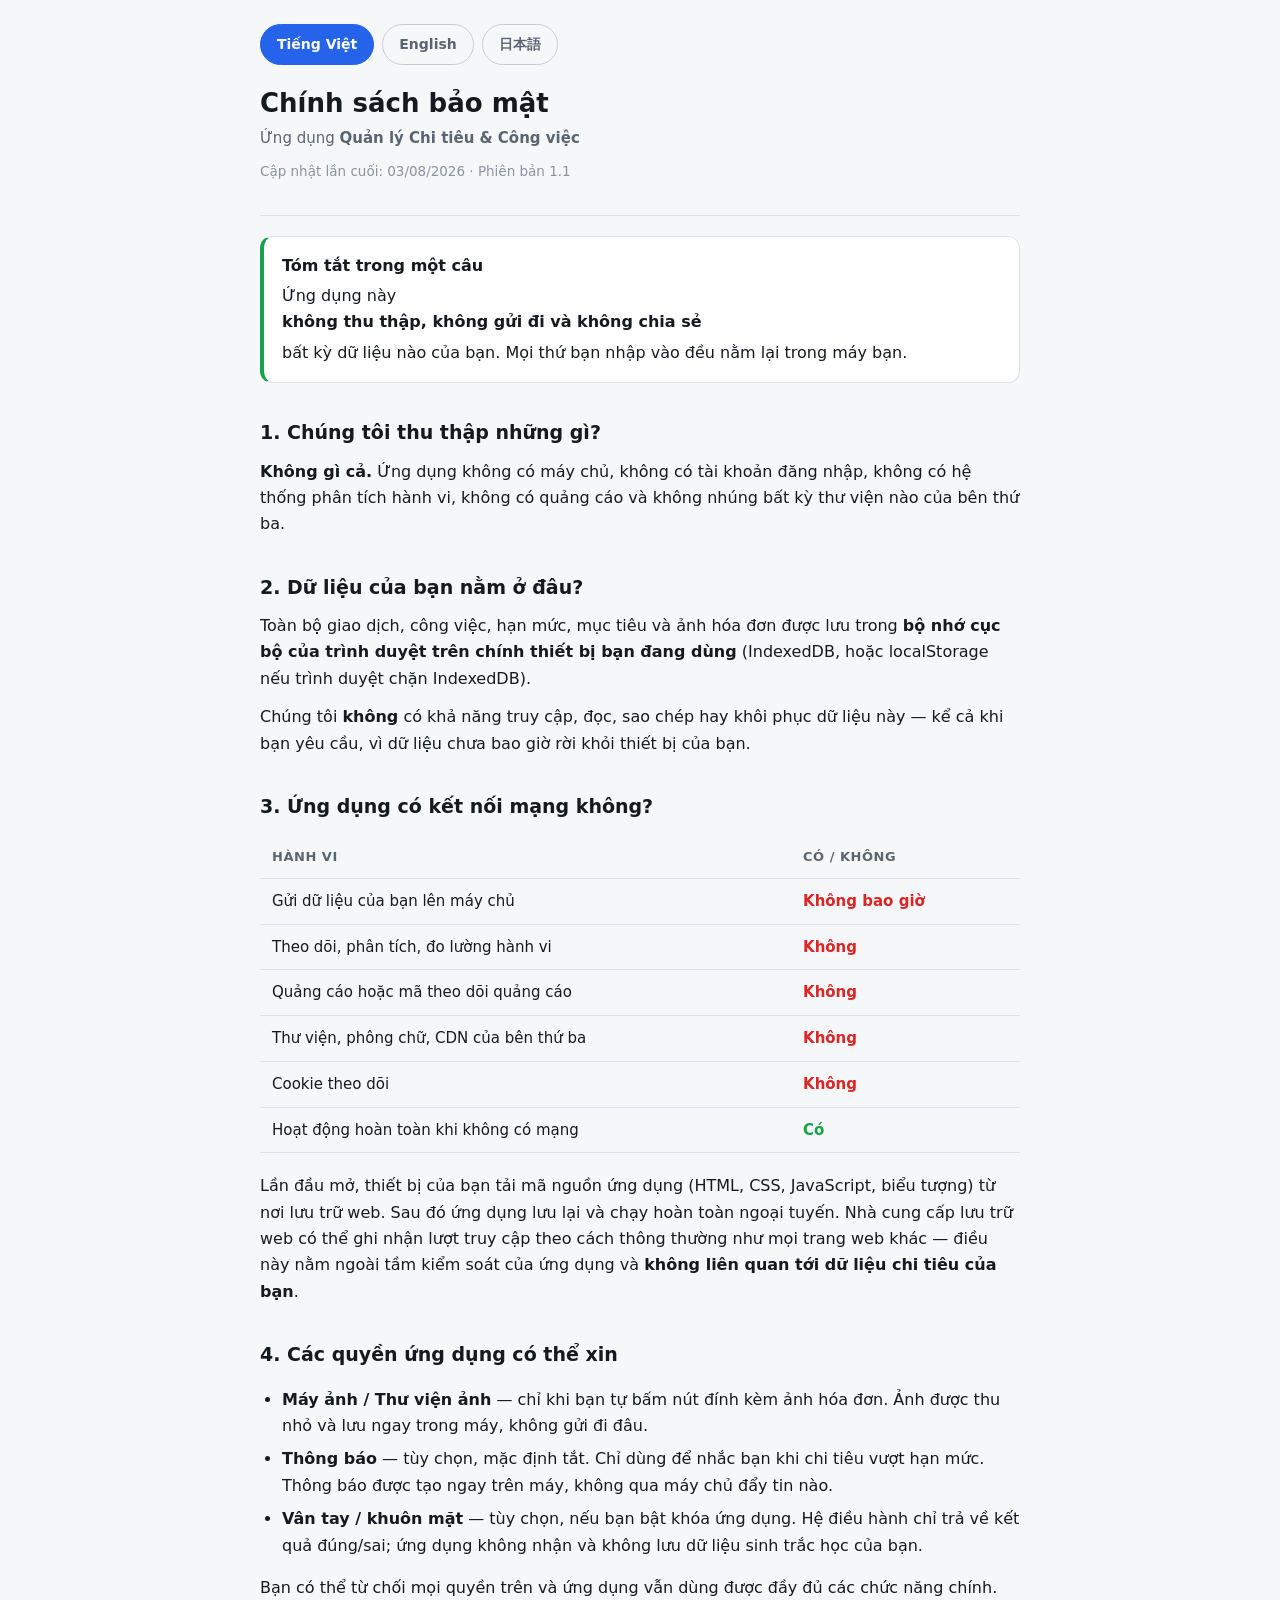
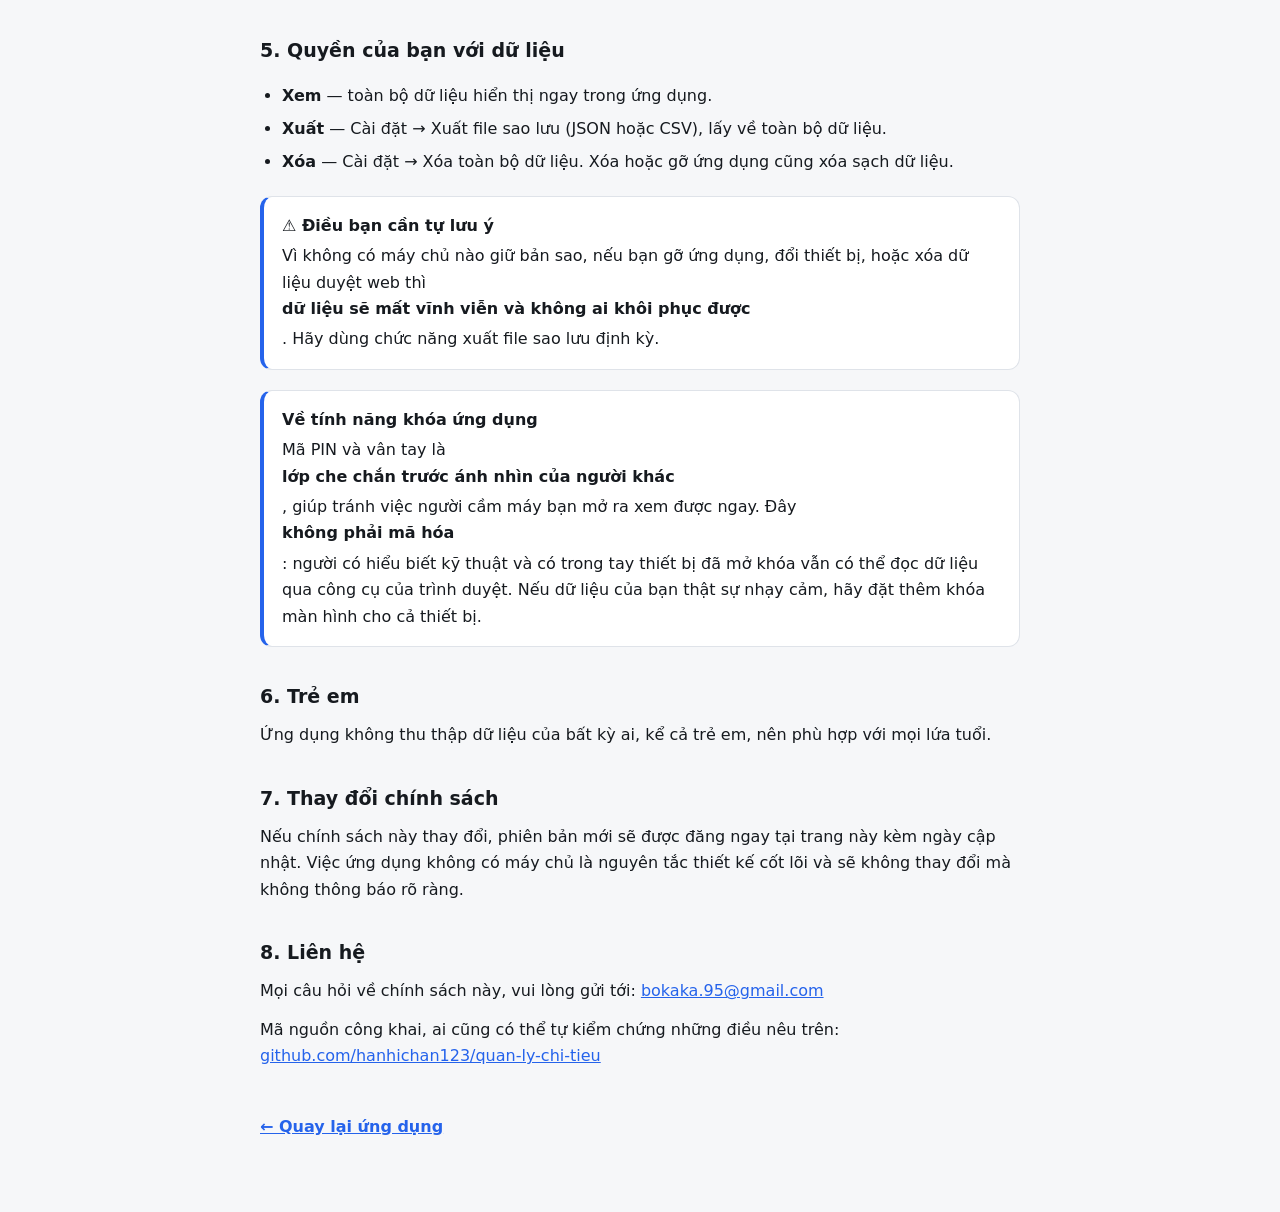
<file: privacy.html>
<!DOCTYPE html>
<html lang="vi">
<head>
<meta charset="utf-8">
<meta name="viewport" content="width=device-width, initial-scale=1, viewport-fit=cover">
<title>Chính sách bảo mật — Quản lý Chi tiêu</title>
<meta name="description" content="Chính sách bảo mật của app Quản lý Chi tiêu: không thu thập, không truyền, không chia sẻ bất kỳ dữ liệu nào.">
<meta name="theme-color" content="#2563eb">
<link rel="icon" href="icons/icon-192.png" sizes="192x192">
<link rel="stylesheet" href="css/tokens.css">
<style>
  html, body { height: auto; overflow: auto; margin: 0; padding: 0; }
  body {
    font-family: var(--font);
    background: var(--bg);
    color: var(--text);
    line-height: 1.65;
    font-size: 16px;
    -webkit-text-size-adjust: 100%;
  }
  .wrap { max-width: 760px; margin: 0 auto; padding: 24px 20px 72px; }
  header { border-bottom: 1px solid var(--border); padding-bottom: 20px; margin-bottom: 8px; }
  h1 { font-size: 26px; line-height: 1.25; margin: 0 0 6px; }
  h2 { font-size: 19px; margin: 34px 0 10px; }
  h3 { font-size: 16px; margin: 22px 0 6px; }
  p, li { color: var(--text); margin: 0 0 12px; }
  ul { padding-left: 22px; }
  li { margin-bottom: 7px; }
  .lede { color: var(--text-dim); font-size: 15px; margin: 0; }
  .meta { color: var(--text-faint); font-size: 13.5px; margin-top: 10px; }
  .box {
    background: var(--surface);
    border: 1px solid var(--border);
    border-left: 4px solid var(--ok);
    border-radius: 12px;
    padding: 16px 18px;
    margin: 20px 0;
  }
  .box--info { border-left-color: var(--primary); }
  .box strong { display: block; margin-bottom: 4px; }
  .box p:last-child { margin-bottom: 0; }
  table { width: 100%; border-collapse: collapse; margin: 14px 0 20px; font-size: 15px; }
  th, td { text-align: left; padding: 10px 12px; border-bottom: 1px solid var(--border); vertical-align: top; }
  th { color: var(--text-dim); font-size: 13px; text-transform: uppercase; letter-spacing: .04em; }
  .yes { color: var(--ok); font-weight: 700; }
  .no { color: var(--danger); font-weight: 700; }
  a { color: var(--primary); }
  .langbar { display: flex; gap: 8px; margin-bottom: 22px; }
  .langbar a {
    text-decoration: none; font-weight: 600; font-size: 14px;
    padding: 8px 16px; border-radius: 999px;
    border: 1px solid var(--border-strong); color: var(--text-dim);
  }
  .langbar a.on { background: var(--primary); border-color: var(--primary); color: #fff; }
  .back { display: inline-block; margin-top: 32px; font-weight: 600; }
  section[hidden] { display: none; }
  hr { border: 0; border-top: 1px solid var(--border); margin: 40px 0; }
</style>
</head>
<body>
<div class="wrap">

  <div class="langbar">
    <a href="#vi" id="lnkVi" class="on">Tiếng Việt</a>
    <a href="#en" id="lnkEn">English</a>
    <a href="#ja" id="lnkJa">日本語</a>
  </div>

  <!-- ================= TIẾNG VIỆT ================= -->
  <section id="sec-vi">
    <header>
      <h1>Chính sách bảo mật</h1>
      <p class="lede">Ứng dụng <strong>Quản lý Chi tiêu &amp; Công việc</strong></p>
      <p class="meta">Cập nhật lần cuối: 03/08/2026 · Phiên bản 1.1</p>
    </header>

    <div class="box">
      <strong>Tóm tắt trong một câu</strong>
      <p>Ứng dụng này <strong>không thu thập, không gửi đi và không chia sẻ</strong> bất kỳ dữ liệu nào của bạn. Mọi thứ bạn nhập vào đều nằm lại trong máy bạn.</p>
    </div>

    <h2>1. Chúng tôi thu thập những gì?</h2>
    <p><strong>Không gì cả.</strong> Ứng dụng không có máy chủ, không có tài khoản đăng nhập, không có hệ thống phân tích hành vi, không có quảng cáo và không nhúng bất kỳ thư viện nào của bên thứ ba.</p>

    <h2>2. Dữ liệu của bạn nằm ở đâu?</h2>
    <p>Toàn bộ giao dịch, công việc, hạn mức, mục tiêu và ảnh hóa đơn được lưu trong <strong>bộ nhớ cục bộ của trình duyệt trên chính thiết bị bạn đang dùng</strong> (IndexedDB, hoặc localStorage nếu trình duyệt chặn IndexedDB).</p>
    <p>Chúng tôi <strong>không</strong> có khả năng truy cập, đọc, sao chép hay khôi phục dữ liệu này — kể cả khi bạn yêu cầu, vì dữ liệu chưa bao giờ rời khỏi thiết bị của bạn.</p>

    <h2>3. Ứng dụng có kết nối mạng không?</h2>
    <table>
      <tr><th>Hành vi</th><th>Có / Không</th></tr>
      <tr><td>Gửi dữ liệu của bạn lên máy chủ</td><td class="no">Không bao giờ</td></tr>
      <tr><td>Theo dõi, phân tích, đo lường hành vi</td><td class="no">Không</td></tr>
      <tr><td>Quảng cáo hoặc mã theo dõi quảng cáo</td><td class="no">Không</td></tr>
      <tr><td>Thư viện, phông chữ, CDN của bên thứ ba</td><td class="no">Không</td></tr>
      <tr><td>Cookie theo dõi</td><td class="no">Không</td></tr>
      <tr><td>Hoạt động hoàn toàn khi không có mạng</td><td class="yes">Có</td></tr>
    </table>
    <p>Lần đầu mở, thiết bị của bạn tải mã nguồn ứng dụng (HTML, CSS, JavaScript, biểu tượng) từ nơi lưu trữ web. Sau đó ứng dụng lưu lại và chạy hoàn toàn ngoại tuyến. Nhà cung cấp lưu trữ web có thể ghi nhận lượt truy cập theo cách thông thường như mọi trang web khác — điều này nằm ngoài tầm kiểm soát của ứng dụng và <strong>không liên quan tới dữ liệu chi tiêu của bạn</strong>.</p>

    <h2>4. Các quyền ứng dụng có thể xin</h2>
    <ul>
      <li><strong>Máy ảnh / Thư viện ảnh</strong> — chỉ khi bạn tự bấm nút đính kèm ảnh hóa đơn. Ảnh được thu nhỏ và lưu ngay trong máy, không gửi đi đâu.</li>
      <li><strong>Thông báo</strong> — tùy chọn, mặc định tắt. Chỉ dùng để nhắc bạn khi chi tiêu vượt hạn mức. Thông báo được tạo ngay trên máy, không qua máy chủ đẩy tin nào.</li>
      <li><strong>Vân tay / khuôn mặt</strong> — tùy chọn, nếu bạn bật khóa ứng dụng. Hệ điều hành chỉ trả về kết quả đúng/sai; ứng dụng không nhận và không lưu dữ liệu sinh trắc học của bạn.</li>
    </ul>
    <p>Bạn có thể từ chối mọi quyền trên và ứng dụng vẫn dùng được đầy đủ các chức năng chính.</p>

    <h2>5. Quyền của bạn với dữ liệu</h2>
    <ul>
      <li><strong>Xem</strong> — toàn bộ dữ liệu hiển thị ngay trong ứng dụng.</li>
      <li><strong>Xuất</strong> — Cài đặt → Xuất file sao lưu (JSON hoặc CSV), lấy về toàn bộ dữ liệu.</li>
      <li><strong>Xóa</strong> — Cài đặt → Xóa toàn bộ dữ liệu. Xóa hoặc gỡ ứng dụng cũng xóa sạch dữ liệu.</li>
    </ul>

    <div class="box box--info">
      <strong>⚠️ Điều bạn cần tự lưu ý</strong>
      <p>Vì không có máy chủ nào giữ bản sao, nếu bạn gỡ ứng dụng, đổi thiết bị, hoặc xóa dữ liệu duyệt web thì <strong>dữ liệu sẽ mất vĩnh viễn và không ai khôi phục được</strong>. Hãy dùng chức năng xuất file sao lưu định kỳ.</p>
    </div>

    <div class="box box--info">
      <strong>Về tính năng khóa ứng dụng</strong>
      <p>Mã PIN và vân tay là <strong>lớp che chắn trước ánh nhìn của người khác</strong>, giúp tránh việc người cầm máy bạn mở ra xem được ngay. Đây <strong>không phải mã hóa</strong>: người có hiểu biết kỹ thuật và có trong tay thiết bị đã mở khóa vẫn có thể đọc dữ liệu qua công cụ của trình duyệt. Nếu dữ liệu của bạn thật sự nhạy cảm, hãy đặt thêm khóa màn hình cho cả thiết bị.</p>
    </div>

    <h2>6. Trẻ em</h2>
    <p>Ứng dụng không thu thập dữ liệu của bất kỳ ai, kể cả trẻ em, nên phù hợp với mọi lứa tuổi.</p>

    <h2>7. Thay đổi chính sách</h2>
    <p>Nếu chính sách này thay đổi, phiên bản mới sẽ được đăng ngay tại trang này kèm ngày cập nhật. Việc ứng dụng không có máy chủ là nguyên tắc thiết kế cốt lõi và sẽ không thay đổi mà không thông báo rõ ràng.</p>

    <h2>8. Liên hệ</h2>
    <p>Mọi câu hỏi về chính sách này, vui lòng gửi tới: <a href="mailto:bokaka.95@gmail.com">bokaka.95@gmail.com</a></p>
    <p>Mã nguồn công khai, ai cũng có thể tự kiểm chứng những điều nêu trên: <a href="https://github.com/hanhichan123/quan-ly-chi-tieu" target="_blank" rel="noopener">github.com/hanhichan123/quan-ly-chi-tieu</a></p>

    <a class="back" href="index.html">← Quay lại ứng dụng</a>
  </section>

  <!-- ================= ENGLISH ================= -->
  <section id="sec-en" hidden>
    <header>
      <h1>Privacy Policy</h1>
      <p class="lede"><strong>Expense &amp; Task Manager</strong> app</p>
      <p class="meta">Last updated: 3 August 2026 · Version 1.1</p>
    </header>

    <div class="box">
      <strong>One-sentence summary</strong>
      <p>This app <strong>collects nothing, transmits nothing and shares nothing</strong>. Everything you enter stays on your own device.</p>
    </div>

    <h2>1. What data do we collect?</h2>
    <p><strong>None.</strong> The app has no server, no user accounts, no analytics, no advertising, and embeds no third-party libraries whatsoever.</p>

    <h2>2. Where is your data stored?</h2>
    <p>All transactions, tasks, budget limits, savings goals and receipt photos are stored in <strong>your browser's local storage on the device you are using</strong> (IndexedDB, falling back to localStorage if IndexedDB is unavailable).</p>
    <p>We <strong>cannot</strong> access, read, copy or restore this data — not even if you ask us to — because it never leaves your device.</p>

    <h2>3. Does the app use the network?</h2>
    <table>
      <tr><th>Behaviour</th><th>Yes / No</th></tr>
      <tr><td>Sends your data to a server</td><td class="no">Never</td></tr>
      <tr><td>Tracking or analytics</td><td class="no">No</td></tr>
      <tr><td>Advertising or ad trackers</td><td class="no">No</td></tr>
      <tr><td>Third-party libraries, fonts or CDNs</td><td class="no">No</td></tr>
      <tr><td>Tracking cookies</td><td class="no">No</td></tr>
      <tr><td>Works fully offline</td><td class="yes">Yes</td></tr>
    </table>
    <p>On first launch your device downloads the app's own files (HTML, CSS, JavaScript, icons) from the web host. After that the app is cached and runs entirely offline. The web host may log page visits in the ordinary way that any website does — this is outside the app's control and is <strong>unrelated to your financial data</strong>.</p>

    <h2>4. Permissions the app may request</h2>
    <ul>
      <li><strong>Camera / Photo library</strong> — only when you tap to attach a receipt photo. The image is resized and stored on your device; it is never uploaded.</li>
      <li><strong>Notifications</strong> — optional, off by default. Used solely to alert you when spending exceeds a limit. Notifications are generated locally; no push server is involved.</li>
      <li><strong>Fingerprint / face recognition</strong> — optional, only if you enable the app lock. The operating system returns a simple pass/fail result; the app never receives or stores your biometric data.</li>
    </ul>
    <p>You may decline every permission above and still use all core features.</p>

    <h2>5. Your rights over your data</h2>
    <ul>
      <li><strong>Access</strong> — all data is visible inside the app.</li>
      <li><strong>Export</strong> — Settings → Export backup (JSON or CSV) gives you everything.</li>
      <li><strong>Delete</strong> — Settings → Erase all data. Uninstalling the app also removes it.</li>
    </ul>

    <div class="box box--info">
      <strong>⚠️ Important for you to know</strong>
      <p>Because no server holds a copy, uninstalling the app, switching devices or clearing your browser data will <strong>permanently destroy your data with no way to recover it</strong>. Please export a backup regularly.</p>
    </div>

    <div class="box box--info">
      <strong>About the app lock</strong>
      <p>The PIN and biometric lock are a <strong>shield against casual onlookers</strong> — they stop someone holding your phone from simply opening the app. They are <strong>not encryption</strong>: a technically capable person with your unlocked device can still read the data through browser developer tools. If your data is genuinely sensitive, please also set a device-level screen lock.</p>
    </div>

    <h2>6. Children</h2>
    <p>The app collects no data from anyone, children included, and is therefore suitable for all ages.</p>

    <h2>7. Changes to this policy</h2>
    <p>Any change will be published on this page with an updated date. Having no server is a core design principle and will not change without a clear announcement.</p>

    <h2>8. Contact</h2>
    <p>Questions about this policy: <a href="mailto:bokaka.95@gmail.com">bokaka.95@gmail.com</a></p>
    <p>The source code is public so anyone can verify the claims above: <a href="https://github.com/hanhichan123/quan-ly-chi-tieu" target="_blank" rel="noopener">github.com/hanhichan123/quan-ly-chi-tieu</a></p>

    <a class="back" href="index.html">← Back to the app</a>
  </section>

  <!-- ================= 日本語 ================= -->
  <section id="sec-ja" hidden>
    <header>
      <h1>プライバシーポリシー</h1>
      <p class="lede"><strong>家計簿・タスク管理アプリ</strong></p>
      <p class="meta">最終更新：2026年8月3日 · バージョン 1.2</p>
    </header>

    <div class="box">
      <strong>ひとことで言うと</strong>
      <p>このアプリは<strong>何も収集せず、何も送信せず、何も共有しません</strong>。入力した内容はすべてお使いの端末の中だけに残ります。</p>
    </div>

    <h2>1. どんなデータを集めますか？</h2>
    <p><strong>何も集めません。</strong>サーバーもアカウント登録もなく、行動分析も広告もありません。第三者のライブラリは一切組み込んでいません。</p>

    <h2>2. データはどこに保存されますか？</h2>
    <p>取引・タスク・上限・目標・レシート写真はすべて、<strong>お使いの端末のブラウザ内の保存領域</strong>（IndexedDB、使えない場合は localStorage）に保存されます。</p>
    <p>開発者がこのデータに<strong>アクセスすることはできません</strong>。ご依頼をいただいても閲覧・複製・復元はできません。データが端末の外に出たことがないからです。</p>

    <h2>3. ネットワークは使いますか？</h2>
    <table>
      <tr><th>動作</th><th>あり / なし</th></tr>
      <tr><td>データをサーバーへ送信する</td><td class="no">一切なし</td></tr>
      <tr><td>行動の追跡・分析</td><td class="no">なし</td></tr>
      <tr><td>広告や広告用トラッカー</td><td class="no">なし</td></tr>
      <tr><td>外部のライブラリ・フォント・CDN</td><td class="no">なし</td></tr>
      <tr><td>追跡用クッキー</td><td class="no">なし</td></tr>
      <tr><td>オフラインでも完全に動作する</td><td class="yes">あり</td></tr>
    </table>
    <p>初回起動時のみ、アプリ本体のファイル（HTML・CSS・JavaScript・アイコン）をウェブサーバーから読み込みます。その後は端末内に保存され、完全にオフラインで動作します。ホスティング事業者が一般的なウェブサイトと同様にアクセス記録を残す可能性はありますが、これはアプリの管理外であり、<strong>あなたの家計データとは無関係です</strong>。</p>

    <h2>4. アプリが求める可能性のある権限</h2>
    <ul>
      <li><strong>カメラ・写真</strong> — レシート写真を添付するボタンを押したときだけです。画像は縮小して端末内に保存され、送信されることはありません。</li>
      <li><strong>通知</strong> — 任意で、初期状態はオフです。支出が上限を超えたときのお知らせにのみ使います。通知は端末内で生成され、プッシュ通知サーバーは介しません。</li>
      <li><strong>指紋・顔認証</strong> — 任意で、アプリロックを有効にした場合のみです。OSからは成功か失敗かの結果しか返らず、生体情報そのものをアプリが受け取ったり保存したりすることはありません。</li>
    </ul>
    <p>上記の権限をすべて拒否しても、主要な機能はそのまま使えます。</p>

    <h2>5. データに対するあなたの権利</h2>
    <ul>
      <li><strong>閲覧</strong> — すべてのデータはアプリ内で確認できます。</li>
      <li><strong>書き出し</strong> — 設定 → バックアップを書き出す（JSON または CSV）で全データを取得できます。</li>
      <li><strong>削除</strong> — 設定 → すべてのデータを消す。アプリを削除しても消えます。</li>
    </ul>

    <div class="box box--info">
      <strong>⚠️ ご注意ください</strong>
      <p>控えを持つサーバーが存在しないため、アプリを削除したり、端末を買い替えたり、ブラウザのデータを消去すると<strong>データは完全に失われ、誰にも復元できません</strong>。定期的にバックアップを書き出してください。</p>
    </div>

    <div class="box box--info">
      <strong>アプリロックについて</strong>
      <p>PINと生体認証は<strong>他人の目から隠すための仕組み</strong>であり、端末を手にした人がすぐ中身を見られないようにするものです。<strong>暗号化ではありません</strong>。技術的な知識のある人が、ロック解除済みの端末を手にした場合、ブラウザの開発者ツールからデータを読むことは可能です。本当に機微な情報を扱う場合は、端末自体にも画面ロックを設定してください。</p>
    </div>

    <h2>6. お子様について</h2>
    <p>本アプリは誰からもデータを収集しないため、お子様を含むすべての年齢の方に適しています。</p>

    <h2>7. ポリシーの変更</h2>
    <p>変更があった場合は、更新日とともにこのページに掲載します。サーバーを持たないことは設計上の中核的な方針であり、明確な告知なしに変更することはありません。</p>

    <h2>8. お問い合わせ</h2>
    <p>本ポリシーに関するご質問：<a href="mailto:bokaka.95@gmail.com">bokaka.95@gmail.com</a></p>
    <p>ソースコードは公開されており、上記の内容は誰でも検証できます：<a href="https://github.com/hanhichan123/quan-ly-chi-tieu" target="_blank" rel="noopener">github.com/hanhichan123/quan-ly-chi-tieu</a></p>

    <a class="back" href="index.html">← アプリに戻る</a>
  </section>

</div>

<script>
(function () {
  var LANGS = ['vi', 'en', 'ja'];
  var TITLES = {
    vi: 'Chính sách bảo mật — Quản lý Chi tiêu',
    en: 'Privacy Policy — Expense Manager',
    ja: 'プライバシーポリシー — 家計簿'
  };

  function current() {
    var h = (location.hash || '').replace('#', '');
    return LANGS.indexOf(h) >= 0 ? h : 'vi';
  }

  function apply() {
    var cur = current();
    LANGS.forEach(function (l) {
      var sec = document.getElementById('sec-' + l);
      var lnk = document.getElementById('lnk' + l.charAt(0).toUpperCase() + l.slice(1));
      if (sec) sec.hidden = (l !== cur);
      if (lnk) lnk.className = (l === cur) ? 'on' : '';
    });
    document.documentElement.lang = cur;
    document.title = TITLES[cur];
  }

  window.addEventListener('hashchange', apply);

  // Lần đầu vào: mở đúng thứ tiếng mà app đang dùng
  if (!location.hash) {
    try {
      var saved = localStorage.getItem('qlct:lang');
      if (saved && saved !== 'vi' && LANGS.indexOf(saved) >= 0) location.replace('#' + saved);
    } catch (e) { /* localStorage bị chặn thì bỏ qua */ }
  }
  apply();
})();
</script>
</body>
</html>
</file>
<file: css/tokens.css>
/* ===========================================================
   tokens.css — Biến thiết kế dùng chung (màu, khoảng cách, chữ)
   Bảng màu đơn giản, tương phản cao, tự đổi theo chế độ sáng/tối.
   =========================================================== */

:root {
  /* --- Nền & bề mặt --- */
  --bg: #f6f7f9;
  --surface: #ffffff;
  --surface-2: #eef0f4;
  --border: #dfe3e9;
  --border-strong: #c6ccd6;

  /* --- Chữ --- */
  --text: #161a1f;
  --text-dim: #5b6572;
  --text-faint: #8a93a0;
  --on-accent: #ffffff;

  /* --- Màu chức năng --- */
  --primary: #2563eb;
  --primary-soft: #e6edfd;
  --ok: #16a34a;
  --ok-soft: #e3f5e9;
  --warn: #d97706;
  --warn-soft: #fdf0dc;
  --danger: #dc2626;
  --danger-soft: #fdeaea;
  --income: #0f9488;
  --income-soft: #ddf3f1;

  /* --- Bảng màu hạng mục ---
     Thứ tự cố định, không bao giờ xoay vòng. 8 màu đầu là 8 màu được
     giãn tông và tách độ sáng nhiều nhất -> biểu đồ chỉ vẽ tối đa 8 lát,
     phần còn lại gộp vào "Khác". Chú giải luôn ghi tên + số tiền nên
     việc nhận diện không phụ thuộc riêng vào màu. */
  --c1: #2563eb;  /* lam */
  --c2: #ea580c;  /* cam */
  --c3: #0f766e;  /* xanh mòng két đậm */
  --c4: #db2777;  /* hồng sen */
  --c5: #65a30d;  /* xanh cốm đậm */
  --c6: #7c3aed;  /* tím */
  --c7: #b45309;  /* nâu hổ phách */
  --c8: #0891b2;  /* xanh lơ */
  --c9: #be123c;  /* đỏ mận */
  --c10: #4d7c0f; /* ô liu */
  --c11: #6d28d9; /* tím đậm */
  --c12: #64748b; /* xám đá */

  /* --- Khoảng cách --- */
  --s1: 4px;
  --s2: 8px;
  --s3: 12px;
  --s4: 16px;
  --s5: 20px;
  --s6: 24px;
  --s7: 32px;

  /* --- Bo góc --- */
  --r-sm: 8px;
  --r-md: 12px;
  --r-lg: 16px;
  --r-xl: 22px;
  --r-full: 999px;

  /* --- Đổ bóng --- */
  --shadow-1: 0 1px 2px rgba(16, 24, 40, 0.06), 0 1px 3px rgba(16, 24, 40, 0.08);
  --shadow-2: 0 4px 12px rgba(16, 24, 40, 0.1);
  --shadow-3: 0 12px 32px rgba(16, 24, 40, 0.18);

  /* --- Chữ --- */
  --font: system-ui, -apple-system, "Segoe UI", Roboto, "Noto Sans", "Helvetica Neue", Arial, sans-serif;
  --font-num: ui-monospace, "SF Mono", "Cascadia Mono", "Segoe UI Mono", "Roboto Mono", monospace;

  /* --- Kích thước layout --- */
  --header-h: 56px;
  --tabbar-h: 62px;
  --maxw: 640px;
}

/* Chế độ tối: theo hệ thống, trừ khi người dùng ép sáng */
@media (prefers-color-scheme: dark) {
  :root:not([data-theme="light"]) {
    --bg: #14161a;
    --surface: #1e2126;
    --surface-2: #272b31;
    --border: #333941;
    --border-strong: #48505a;

    --text: #edeff2;
    --text-dim: #9ba5b2;
    --text-faint: #79828e;

    --primary: #5b8def;
    --primary-soft: #1c2c4a;
    --ok: #3fbf6b;
    --ok-soft: #16301f;
    --warn: #fbbf24;
    --warn-soft: #3a2d10;
    --danger: #f0564a;
    --danger-soft: #3b1a18;
    --income: #2dd4bf;
    --income-soft: #10312e;

    --c1: #60a5fa;
    --c2: #fb923c;
    --c3: #2dd4bf;
    --c4: #f472b6;
    --c5: #a3e635;
    --c6: #a78bfa;
    --c7: #d6a15c;
    --c8: #22d3ee;
    --c9: #fb7185;
    --c10: #86efac;
    --c11: #c4b5fd;
    --c12: #94a3b8;

    --shadow-1: 0 1px 2px rgba(0, 0, 0, 0.4);
    --shadow-2: 0 4px 12px rgba(0, 0, 0, 0.45);
    --shadow-3: 0 12px 32px rgba(0, 0, 0, 0.6);
  }
}

/* Chế độ tối: người dùng ép tối trong Cài đặt */
:root[data-theme="dark"] {
  --bg: #14161a;
  --surface: #1e2126;
  --surface-2: #272b31;
  --border: #333941;
  --border-strong: #48505a;

  --text: #edeff2;
  --text-dim: #9ba5b2;
  --text-faint: #79828e;

  --primary: #5b8def;
  --primary-soft: #1c2c4a;
  --ok: #3fbf6b;
  --ok-soft: #16301f;
  --warn: #fbbf24;
  --warn-soft: #3a2d10;
  --danger: #f0564a;
  --danger-soft: #3b1a18;
  --income: #2dd4bf;
  --income-soft: #10312e;

  --c1: #60a5fa;
  --c2: #fb923c;
  --c3: #2dd4bf;
  --c4: #f472b6;
  --c5: #a3e635;
  --c6: #a78bfa;
  --c7: #d6a15c;
  --c8: #22d3ee;
  --c9: #fb7185;
  --c10: #86efac;
  --c11: #c4b5fd;
  --c12: #94a3b8;

  --shadow-1: 0 1px 2px rgba(0, 0, 0, 0.4);
  --shadow-2: 0 4px 12px rgba(0, 0, 0, 0.45);
  --shadow-3: 0 12px 32px rgba(0, 0, 0, 0.6);
}
</file>
